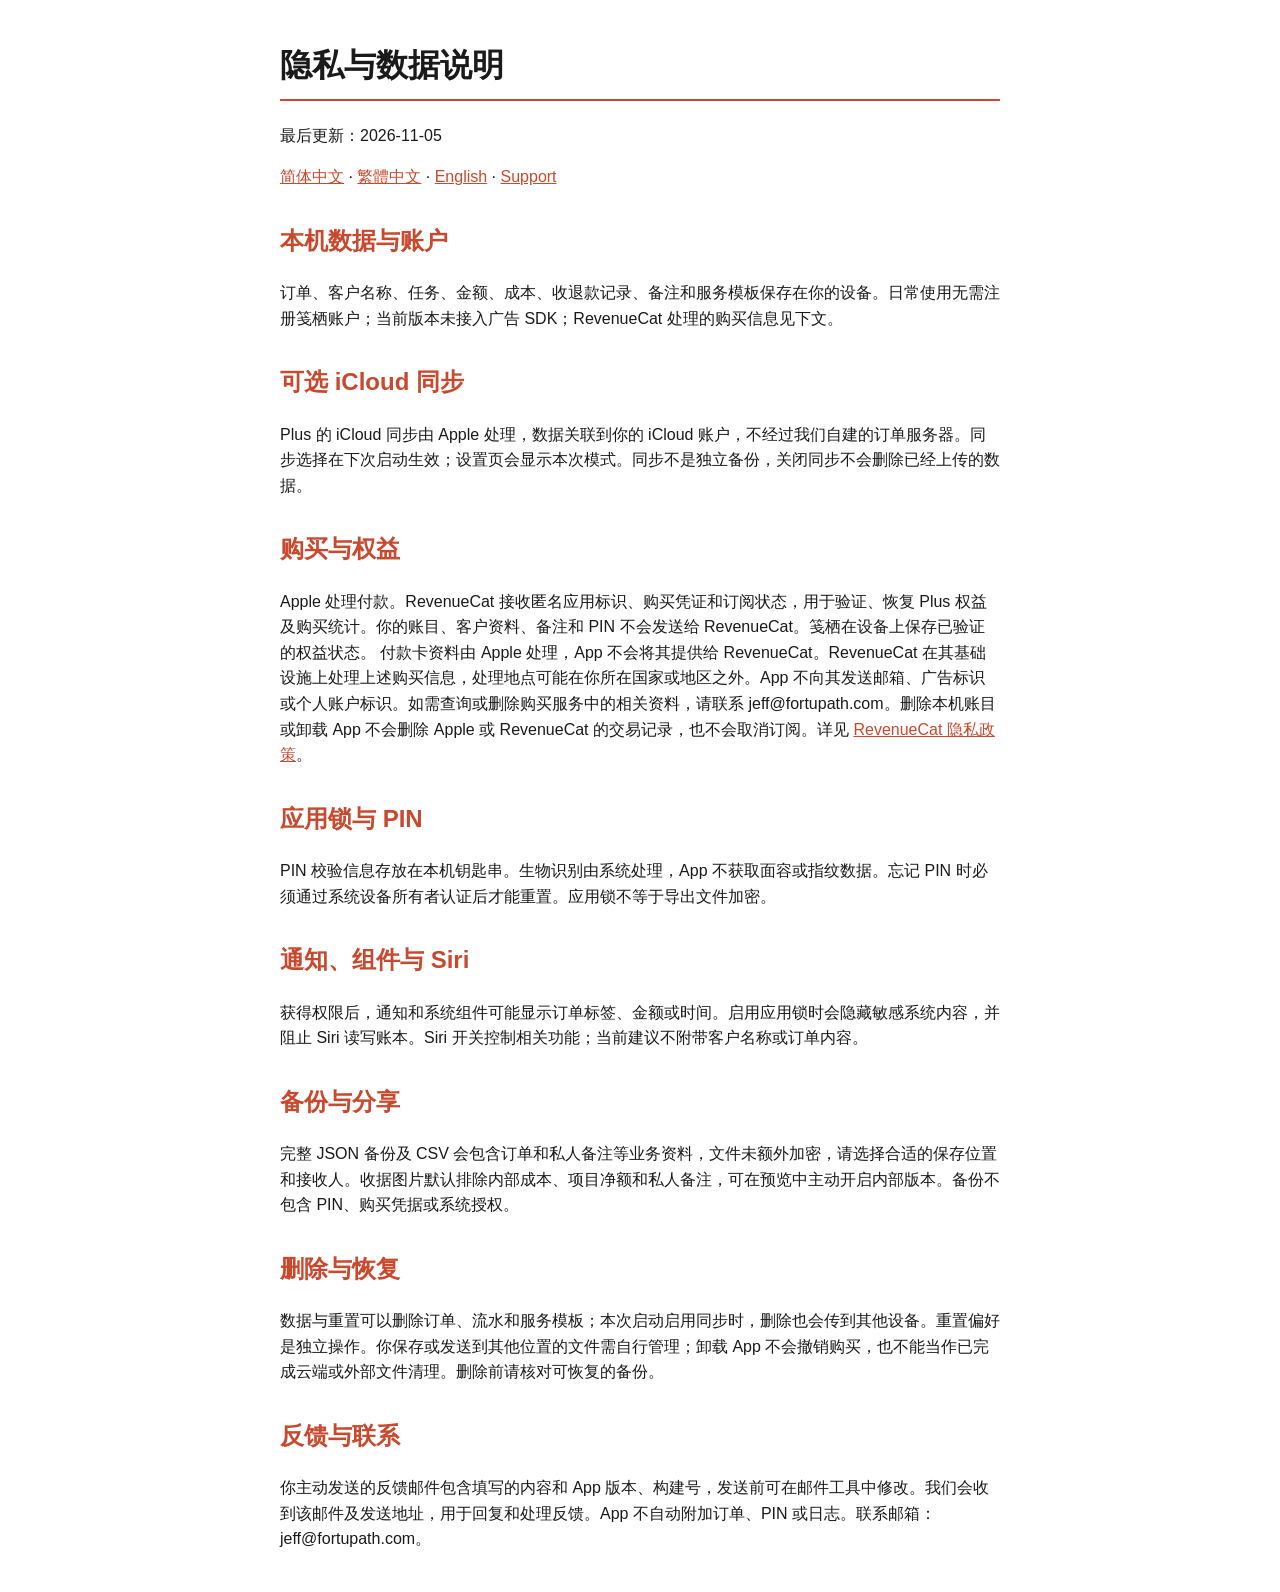
<file: index.html>
<!DOCTYPE html>
<html lang="zh-Hans"><head><meta charset="UTF-8"><meta name="viewport" content="width=device-width,initial-scale=1"><title>隐私与数据说明</title><link rel="stylesheet" href="style.css"></head><body>
<h1>隐私与数据说明</h1><p>最后更新：2026-11-05</p>
<nav><a href="index.html">简体中文</a> · <a href="zh-Hant.html">繁體中文</a> · <a href="en.html">English</a> · <a href="support.html">Support</a></nav>
<h2>本机数据与账户</h2><p>订单、客户名称、任务、金额、成本、收退款记录、备注和服务模板保存在你的设备。日常使用无需注册笺栖账户；当前版本未接入广告 SDK；RevenueCat 处理的购买信息见下文。</p>
<h2>可选 iCloud 同步</h2><p>Plus 的 iCloud 同步由 Apple 处理，数据关联到你的 iCloud 账户，不经过我们自建的订单服务器。同步选择在下次启动生效；设置页会显示本次模式。同步不是独立备份，关闭同步不会删除已经上传的数据。</p>
<h2>购买与权益</h2><p>Apple 处理付款。RevenueCat 接收匿名应用标识、购买凭证和订阅状态，用于验证、恢复 Plus 权益及购买统计。你的账目、客户资料、备注和 PIN 不会发送给 RevenueCat。笺栖在设备上保存已验证的权益状态。 付款卡资料由 Apple 处理，App 不会将其提供给 RevenueCat。RevenueCat 在其基础设施上处理上述购买信息，处理地点可能在你所在国家或地区之外。App 不向其发送邮箱、广告标识或个人账户标识。如需查询或删除购买服务中的相关资料，请联系 jeff@fortupath.com。删除本机账目或卸载 App 不会删除 Apple 或 RevenueCat 的交易记录，也不会取消订阅。详见 <a href="https://www.revenuecat.com/privacy/">RevenueCat 隐私政策</a>。</p>
<h2>应用锁与 PIN</h2><p>PIN 校验信息存放在本机钥匙串。生物识别由系统处理，App 不获取面容或指纹数据。忘记 PIN 时必须通过系统设备所有者认证后才能重置。应用锁不等于导出文件加密。</p>
<h2>通知、组件与 Siri</h2><p>获得权限后，通知和系统组件可能显示订单标签、金额或时间。启用应用锁时会隐藏敏感系统内容，并阻止 Siri 读写账本。Siri 开关控制相关功能；当前建议不附带客户名称或订单内容。</p>
<h2>备份与分享</h2><p>完整 JSON 备份及 CSV 会包含订单和私人备注等业务资料，文件未额外加密，请选择合适的保存位置和接收人。收据图片默认排除内部成本、项目净额和私人备注，可在预览中主动开启内部版本。备份不包含 PIN、购买凭据或系统授权。</p>
<h2>删除与恢复</h2><p>数据与重置可以删除订单、流水和服务模板；本次启动启用同步时，删除也会传到其他设备。重置偏好是独立操作。你保存或发送到其他位置的文件需自行管理；卸载 App 不会撤销购买，也不能当作已完成云端或外部文件清理。删除前请核对可恢复的备份。</p>
<h2>反馈与联系</h2><p>你主动发送的反馈邮件包含填写的内容和 App 版本、构建号，发送前可在邮件工具中修改。我们会收到该邮件及发送地址，用于回复和处理反馈。App 不自动附加订单、PIN 或日志。联系邮箱：jeff@fortupath.com。</p>
</body></html>
</file>
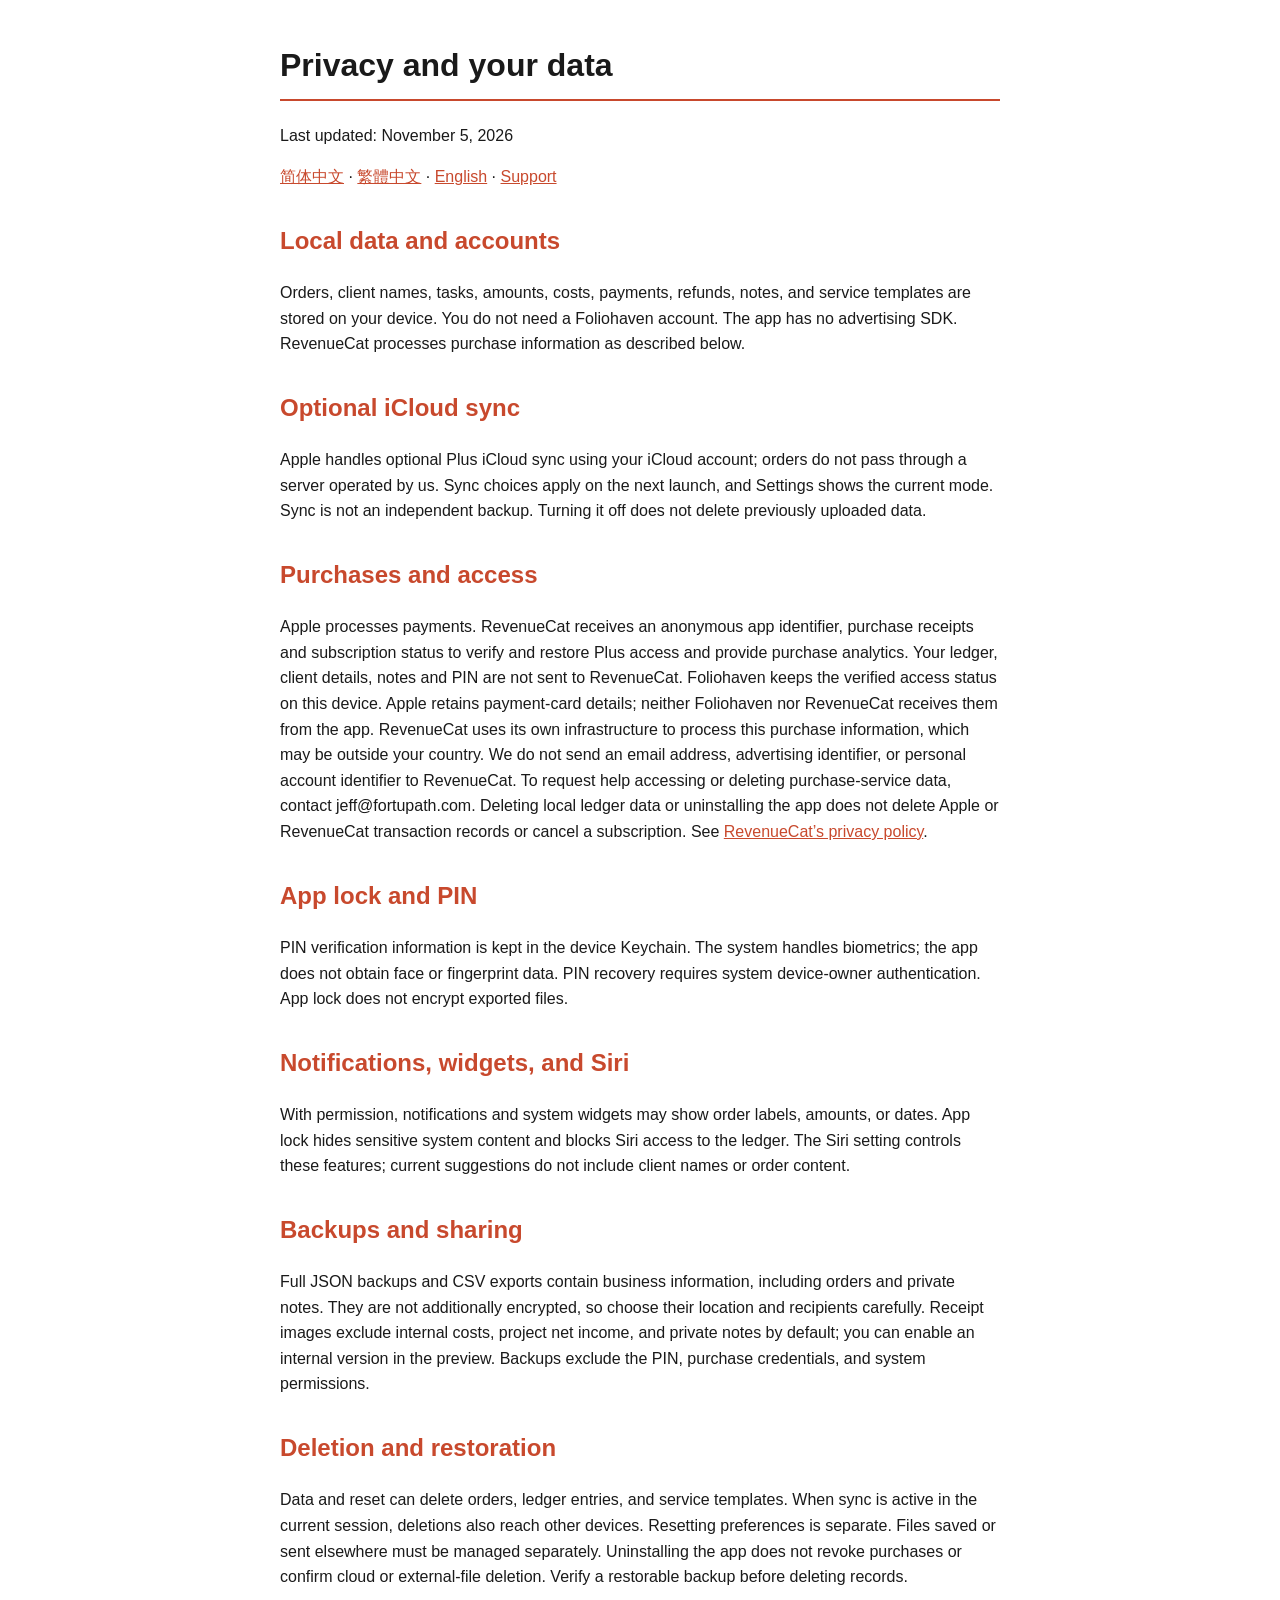
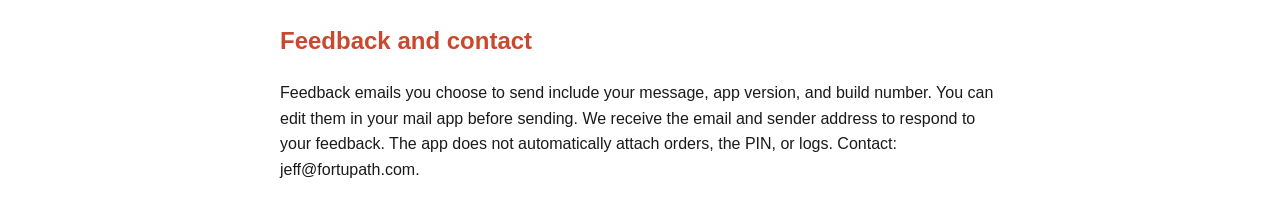
<file: en.html>
<!DOCTYPE html>
<html lang="en"><head><meta charset="UTF-8"><meta name="viewport" content="width=device-width,initial-scale=1"><title>Privacy and your data</title><link rel="stylesheet" href="style.css"></head><body>
<h1>Privacy and your data</h1><p>Last updated: November 5, 2026</p>
<nav><a href="index.html">简体中文</a> · <a href="zh-Hant.html">繁體中文</a> · <a href="en.html">English</a> · <a href="support.html">Support</a></nav>
<h2>Local data and accounts</h2><p>Orders, client names, tasks, amounts, costs, payments, refunds, notes, and service templates are stored on your device. You do not need a Foliohaven account. The app has no advertising SDK. RevenueCat processes purchase information as described below.</p>
<h2>Optional iCloud sync</h2><p>Apple handles optional Plus iCloud sync using your iCloud account; orders do not pass through a server operated by us. Sync choices apply on the next launch, and Settings shows the current mode. Sync is not an independent backup. Turning it off does not delete previously uploaded data.</p>
<h2>Purchases and access</h2><p>Apple processes payments. RevenueCat receives an anonymous app identifier, purchase receipts and subscription status to verify and restore Plus access and provide purchase analytics. Your ledger, client details, notes and PIN are not sent to RevenueCat. Foliohaven keeps the verified access status on this device. Apple retains payment-card details; neither Foliohaven nor RevenueCat receives them from the app. RevenueCat uses its own infrastructure to process this purchase information, which may be outside your country. We do not send an email address, advertising identifier, or personal account identifier to RevenueCat. To request help accessing or deleting purchase-service data, contact jeff@fortupath.com. Deleting local ledger data or uninstalling the app does not delete Apple or RevenueCat transaction records or cancel a subscription. See <a href="https://www.revenuecat.com/privacy/">RevenueCat’s privacy policy</a>.</p>
<h2>App lock and PIN</h2><p>PIN verification information is kept in the device Keychain. The system handles biometrics; the app does not obtain face or fingerprint data. PIN recovery requires system device-owner authentication. App lock does not encrypt exported files.</p>
<h2>Notifications, widgets, and Siri</h2><p>With permission, notifications and system widgets may show order labels, amounts, or dates. App lock hides sensitive system content and blocks Siri access to the ledger. The Siri setting controls these features; current suggestions do not include client names or order content.</p>
<h2>Backups and sharing</h2><p>Full JSON backups and CSV exports contain business information, including orders and private notes. They are not additionally encrypted, so choose their location and recipients carefully. Receipt images exclude internal costs, project net income, and private notes by default; you can enable an internal version in the preview. Backups exclude the PIN, purchase credentials, and system permissions.</p>
<h2>Deletion and restoration</h2><p>Data and reset can delete orders, ledger entries, and service templates. When sync is active in the current session, deletions also reach other devices. Resetting preferences is separate. Files saved or sent elsewhere must be managed separately. Uninstalling the app does not revoke purchases or confirm cloud or external-file deletion. Verify a restorable backup before deleting records.</p>
<h2>Feedback and contact</h2><p>Feedback emails you choose to send include your message, app version, and build number. You can edit them in your mail app before sending. We receive the email and sender address to respond to your feedback. The app does not automatically attach orders, the PIN, or logs. Contact: jeff@fortupath.com.</p>
</body></html>
</file>
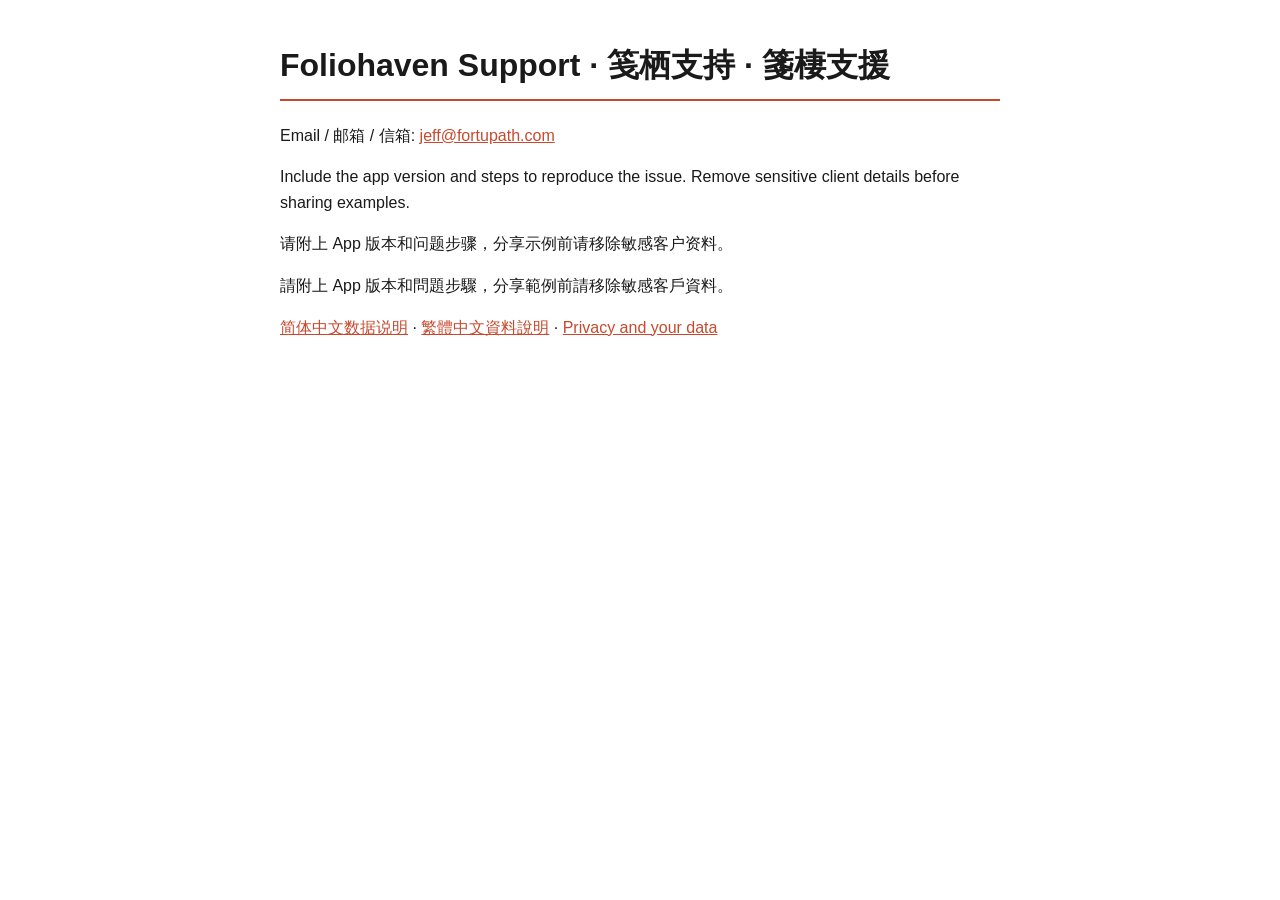
<file: support.html>
<!DOCTYPE html>
<html lang="en"><head><meta charset="UTF-8"><meta name="viewport" content="width=device-width,initial-scale=1"><title>Foliohaven Support</title><link rel="stylesheet" href="style.css"></head><body>
<h1>Foliohaven Support · 笺栖支持 · 箋棲支援</h1>
<p>Email / 邮箱 / 信箱: <a href="mailto:jeff@fortupath.com">jeff@fortupath.com</a></p>
<p>Include the app version and steps to reproduce the issue. Remove sensitive client details before sharing examples.</p>
<p>请附上 App 版本和问题步骤，分享示例前请移除敏感客户资料。</p>
<p>請附上 App 版本和問題步驟，分享範例前請移除敏感客戶資料。</p>
<p><a href="index.html">简体中文数据说明</a> · <a href="zh-Hant.html">繁體中文資料說明</a> · <a href="en.html">Privacy and your data</a></p>
</body></html>
</file>
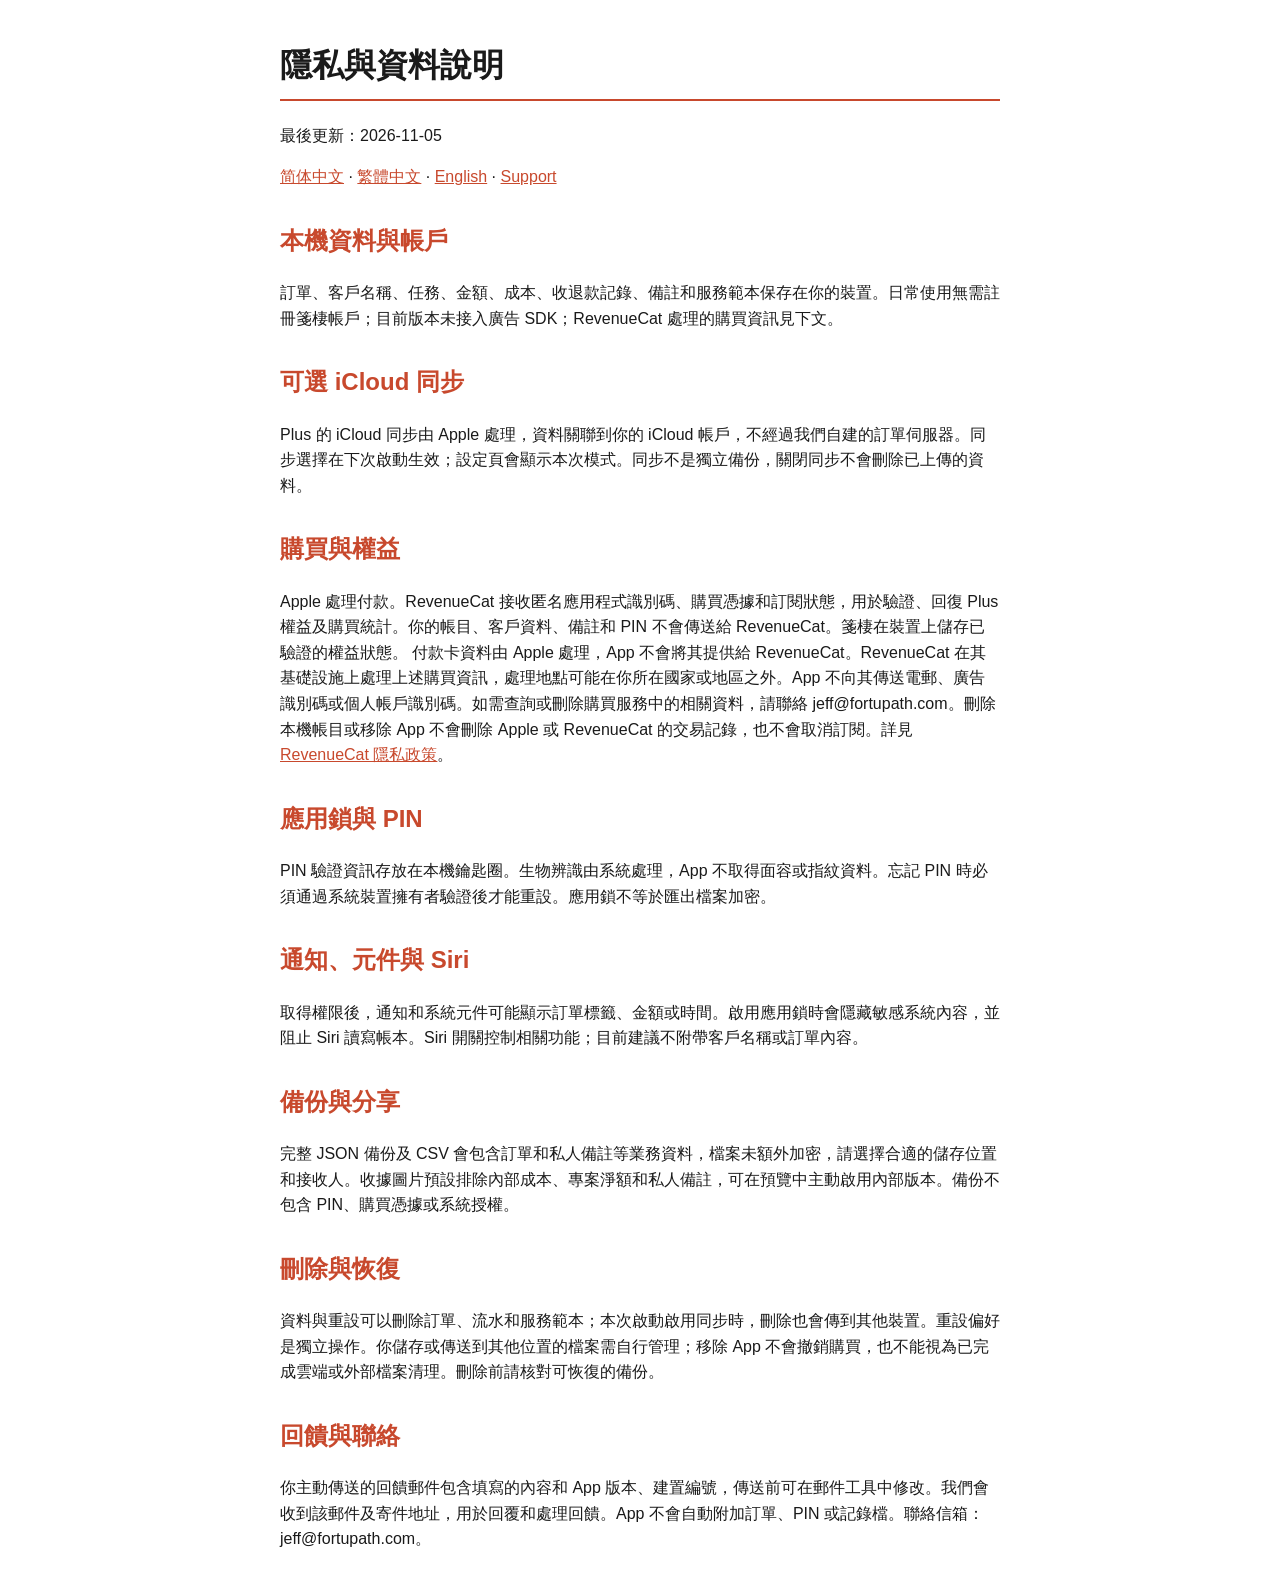
<file: zh-Hant.html>
<!DOCTYPE html>
<html lang="zh-Hant"><head><meta charset="UTF-8"><meta name="viewport" content="width=device-width,initial-scale=1"><title>隱私與資料說明</title><link rel="stylesheet" href="style.css"></head><body>
<h1>隱私與資料說明</h1><p>最後更新：2026-11-05</p>
<nav><a href="index.html">简体中文</a> · <a href="zh-Hant.html">繁體中文</a> · <a href="en.html">English</a> · <a href="support.html">Support</a></nav>
<h2>本機資料與帳戶</h2><p>訂單、客戶名稱、任務、金額、成本、收退款記錄、備註和服務範本保存在你的裝置。日常使用無需註冊箋棲帳戶；目前版本未接入廣告 SDK；RevenueCat 處理的購買資訊見下文。</p>
<h2>可選 iCloud 同步</h2><p>Plus 的 iCloud 同步由 Apple 處理，資料關聯到你的 iCloud 帳戶，不經過我們自建的訂單伺服器。同步選擇在下次啟動生效；設定頁會顯示本次模式。同步不是獨立備份，關閉同步不會刪除已上傳的資料。</p>
<h2>購買與權益</h2><p>Apple 處理付款。RevenueCat 接收匿名應用程式識別碼、購買憑據和訂閱狀態，用於驗證、回復 Plus 權益及購買統計。你的帳目、客戶資料、備註和 PIN 不會傳送給 RevenueCat。箋棲在裝置上儲存已驗證的權益狀態。 付款卡資料由 Apple 處理，App 不會將其提供給 RevenueCat。RevenueCat 在其基礎設施上處理上述購買資訊，處理地點可能在你所在國家或地區之外。App 不向其傳送電郵、廣告識別碼或個人帳戶識別碼。如需查詢或刪除購買服務中的相關資料，請聯絡 jeff@fortupath.com。刪除本機帳目或移除 App 不會刪除 Apple 或 RevenueCat 的交易記錄，也不會取消訂閱。詳見 <a href="https://www.revenuecat.com/privacy/">RevenueCat 隱私政策</a>。</p>
<h2>應用鎖與 PIN</h2><p>PIN 驗證資訊存放在本機鑰匙圈。生物辨識由系統處理，App 不取得面容或指紋資料。忘記 PIN 時必須通過系統裝置擁有者驗證後才能重設。應用鎖不等於匯出檔案加密。</p>
<h2>通知、元件與 Siri</h2><p>取得權限後，通知和系統元件可能顯示訂單標籤、金額或時間。啟用應用鎖時會隱藏敏感系統內容，並阻止 Siri 讀寫帳本。Siri 開關控制相關功能；目前建議不附帶客戶名稱或訂單內容。</p>
<h2>備份與分享</h2><p>完整 JSON 備份及 CSV 會包含訂單和私人備註等業務資料，檔案未額外加密，請選擇合適的儲存位置和接收人。收據圖片預設排除內部成本、專案淨額和私人備註，可在預覽中主動啟用內部版本。備份不包含 PIN、購買憑據或系統授權。</p>
<h2>刪除與恢復</h2><p>資料與重設可以刪除訂單、流水和服務範本；本次啟動啟用同步時，刪除也會傳到其他裝置。重設偏好是獨立操作。你儲存或傳送到其他位置的檔案需自行管理；移除 App 不會撤銷購買，也不能視為已完成雲端或外部檔案清理。刪除前請核對可恢復的備份。</p>
<h2>回饋與聯絡</h2><p>你主動傳送的回饋郵件包含填寫的內容和 App 版本、建置編號，傳送前可在郵件工具中修改。我們會收到該郵件及寄件地址，用於回覆和處理回饋。App 不會自動附加訂單、PIN 或記錄檔。聯絡信箱：jeff@fortupath.com。</p>
</body></html>
</file>
<file: style.css>
body { font-family: -apple-system, BlinkMacSystemFont, 'Helvetica Neue', sans-serif; max-width: 720px; margin: 40px auto; padding: 0 24px; color: #1a1a1a; line-height: 1.6; }
h1 { border-bottom: 2px solid #c8492d; padding-bottom: 8px; }
h2 { margin-top: 32px; color: #c8492d; }
a { color: #c8492d; }
ul { padding-left: 24px; }
</file>
